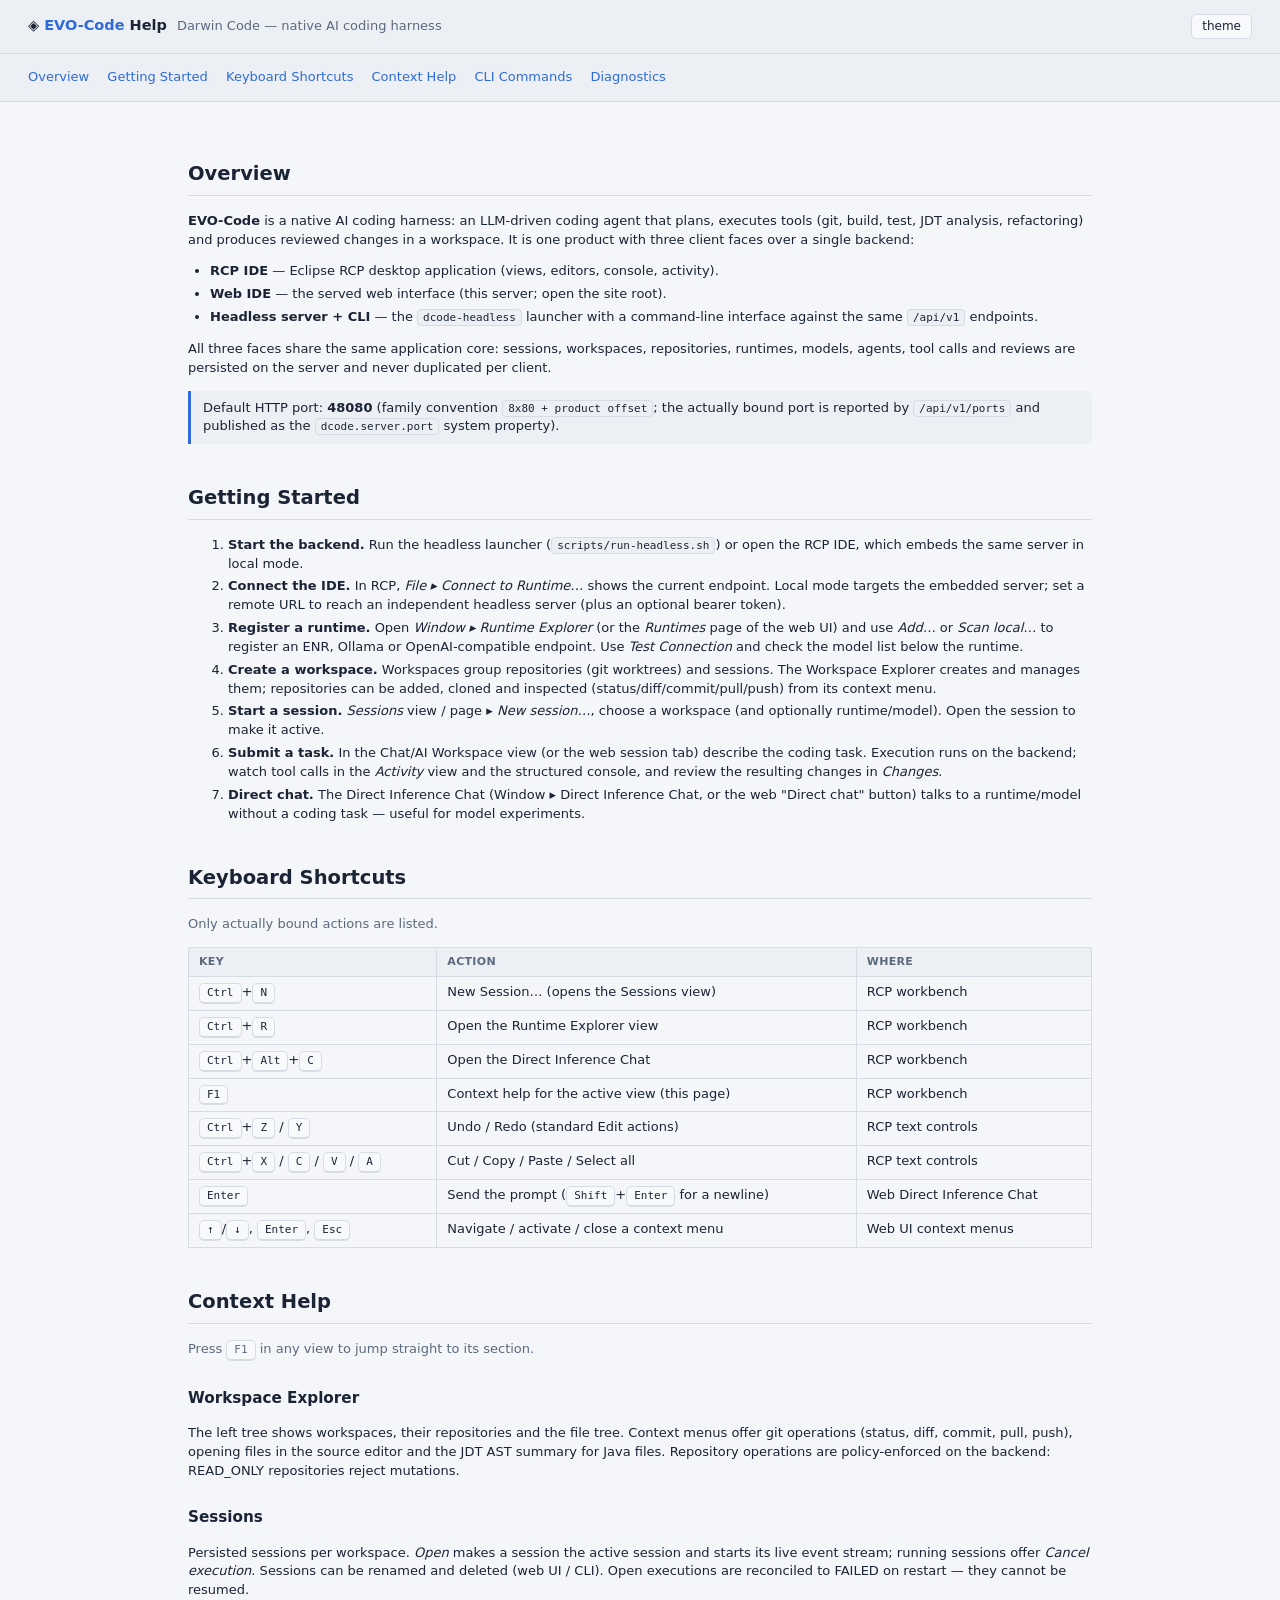
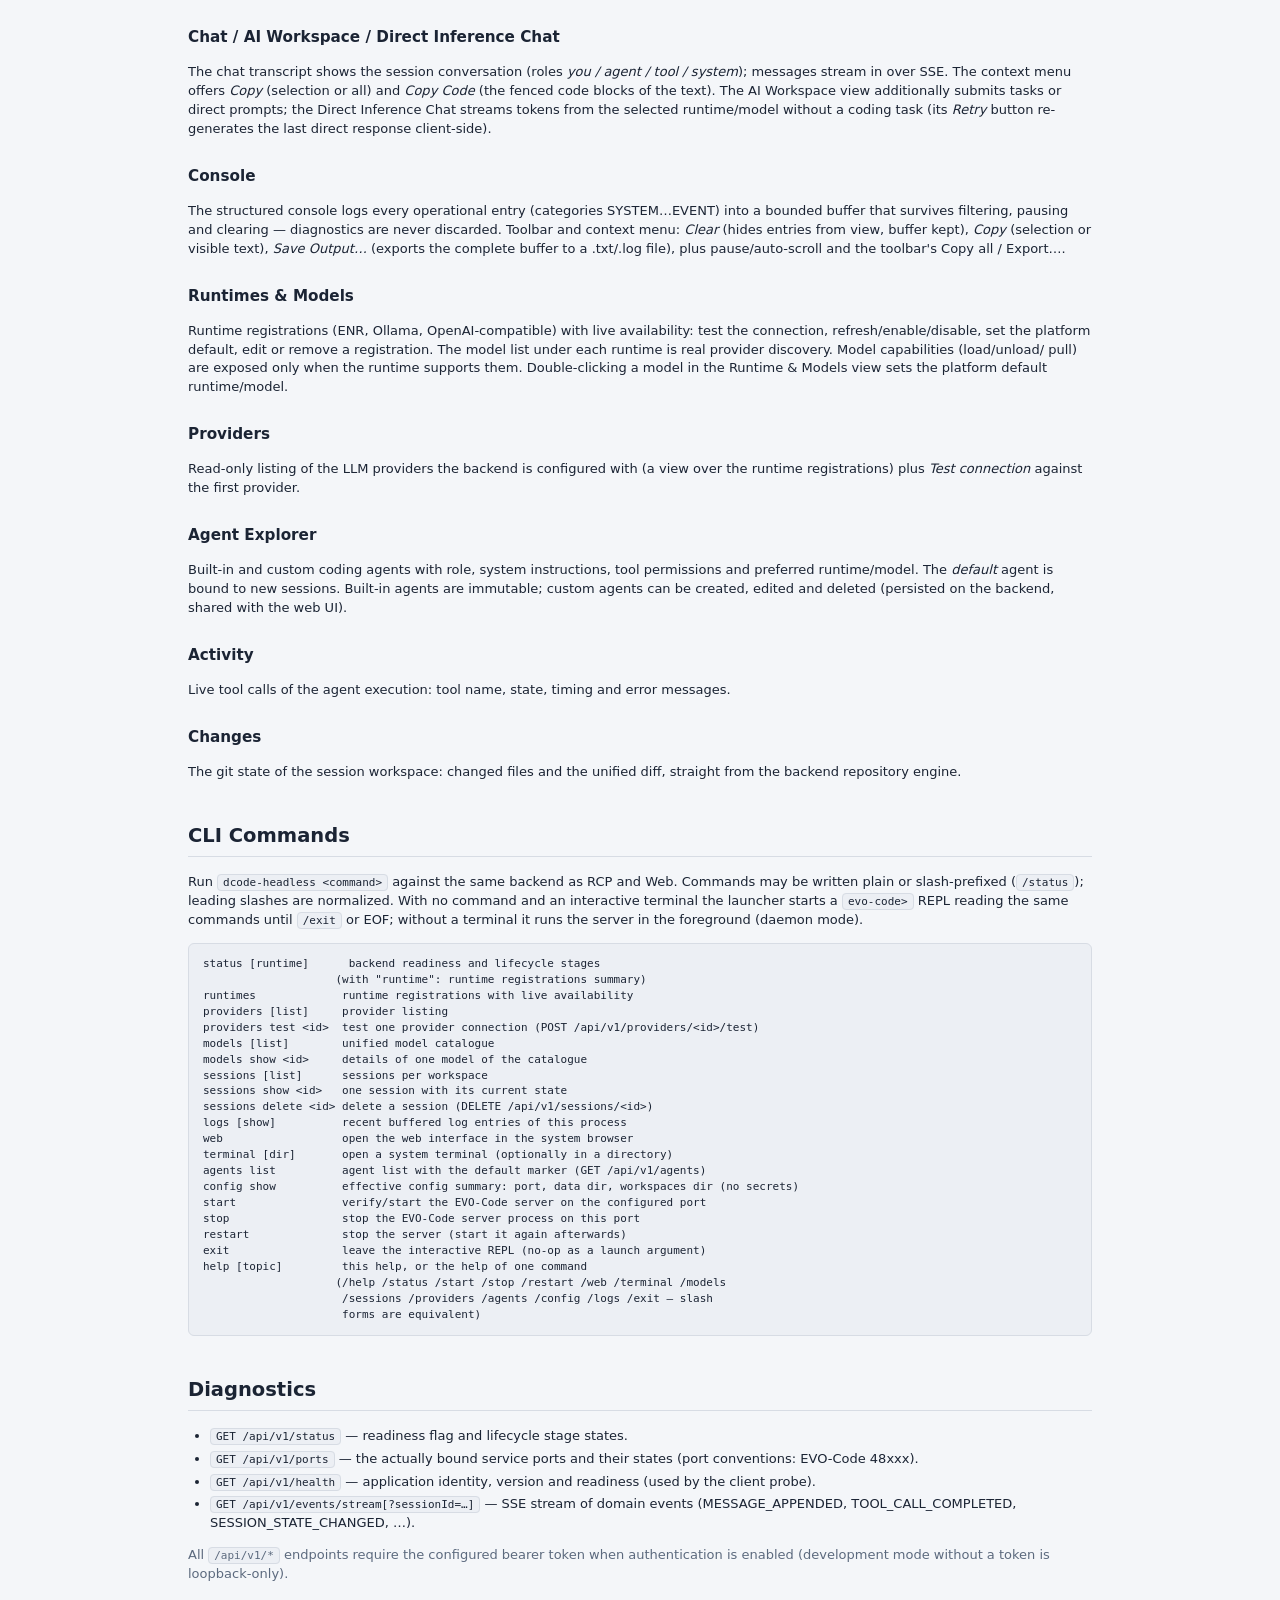
<file: plugins/eu.kalafatic.dcode.server/web/help.html>
<!DOCTYPE html>
<html lang="en" data-theme="light">
<head>
<meta charset="UTF-8">
<meta name="viewport" content="width=device-width, initial-scale=1.0">
<title>EVO-Code Help</title>
<style>
  /* UPM design standard tokens (UniversalProjectManager/web/app.css). */
  :root {
    --bg: #12161f; --bg-2: #181d29; --bg-3: #232b3c; --border: #2e394c;
    --fg: #e7ebf3; --muted: #93a0b4; --accent: #5b8feb; --green: #46c58a;
    --yellow: #e2ad4e; --red: #ef7a6f; --mono: "JetBrains Mono", "DejaVu Sans Mono", "Liberation Mono", monospace;
    --heading: #e7ebf3;
  }
  [data-theme="light"] {
    --bg: #f4f6f9; --bg-2: #eceff4; --bg-3: #f7f9fb; --border: #d7dce4;
    --fg: #1b2434; --muted: #5c6a7e; --accent: #2f6bd8; --green: #1f8a4c;
    --yellow: #a86a00; --red: #c23b2e; --heading: #1b2434;
  }
  * { box-sizing: border-box; }
  body {
    margin: 0; background: var(--bg); color: var(--fg);
    font: 13px/1.45 "Inter", "Segoe UI", "DejaVu Sans", system-ui, sans-serif;
  }
  header {
    position: sticky; top: 0; z-index: 5; background: var(--bg-2);
    border-bottom: 1px solid var(--border); padding: 14px 28px;
    display: flex; align-items: baseline; gap: 10px;
  }
  header .brand { font-size: 14.5px; font-weight: 600; color: var(--heading); }
  header .brand span { color: var(--accent); }
  header .sub { color: var(--muted); }
  nav.toc {
    padding: 14px 28px; border-bottom: 1px solid var(--border); background: var(--bg-2);
  }
  nav.toc a { color: var(--accent); text-decoration: none; margin-right: 14px; white-space: nowrap; }
  nav.toc a:hover { text-decoration: underline; }
  main { max-width: 960px; margin: 0 auto; padding: 18px 28px 80px; }
  section { margin-top: 40px; scroll-margin-top: 90px; }
  h2 { color: var(--heading); border-bottom: 1px solid var(--border); padding-bottom: 6px; }
  h3 { color: var(--heading); margin-top: 26px; }
  a { color: var(--accent); }
  code, pre { font-family: var(--mono); font-size: 11px; background: var(--bg-2); border: 1px solid var(--border); }
  code { padding: 1px 5px; border-radius: 4px; }
  pre { padding: 12px 14px; border-radius: 6px; overflow-x: auto; }
  pre code { border: none; padding: 0; }
  table { border-collapse: collapse; width: 100%; margin: 12px 0; }
  th, td { border: 1px solid var(--border); padding: 6px 10px; text-align: left; vertical-align: top; }
  th { background: var(--bg-2); color: var(--muted); font-size: 11px; text-transform: uppercase; letter-spacing: .3px; }
  kbd {
    display: inline-block; padding: 1px 7px; border-radius: 5px; border: 1px solid var(--border);
    border-bottom-width: 2px; background: var(--bg-3); font-family: var(--mono); font-size: 11px;
  }
  .note { border-left: 3px solid var(--accent); background: var(--bg-2); padding: 8px 12px; border-radius: 0 6px 6px 0; margin: 10px 0; }
  .warn { border-left-color: var(--yellow); }
  .muted { color: var(--muted); }
  ul { padding-left: 22px; }
  li { margin: 4px 0; }
  button {
    font: inherit; font-size: 12px; color: var(--fg); background: var(--bg-3);
    border: 1px solid var(--border); border-radius: 5px; padding: 3px 10px;
    cursor: pointer; margin-left: auto;
  }
  button:hover { border-color: var(--accent); }
</style>
</head>
<body>

<header>
  <div class="brand">◈ <span>EVO-Code</span> Help</div>
  <div class="sub">Darwin Code — native AI coding harness</div>
  <button id="theme-btn" title="Toggle light/dark theme">theme</button>
</header>

<nav class="toc">
  <a href="#top">Overview</a>
  <a href="#getting-started">Getting Started</a>
  <a href="#shortcuts">Keyboard Shortcuts</a>
  <a href="#context">Context Help</a>
  <a href="#cli">CLI Commands</a>
  <a href="#diagnostics">Diagnostics</a>
</nav>

<main>

<section id="top">
  <h2>Overview</h2>
  <p><strong>EVO-Code</strong> is a native AI coding harness: an LLM-driven coding agent that plans,
  executes tools (git, build, test, JDT analysis, refactoring) and produces reviewed changes in a
  workspace. It is one product with three client faces over a single backend:</p>
  <ul>
    <li><strong>RCP IDE</strong> — Eclipse RCP desktop application (views, editors, console, activity).</li>
    <li><strong>Web IDE</strong> — the served web interface (this server; open the site root).</li>
    <li><strong>Headless server + CLI</strong> — the <code>dcode-headless</code> launcher with a command-line
        interface against the same <code>/api/v1</code> endpoints.</li>
  </ul>
  <p>All three faces share the same application core: sessions, workspaces, repositories,
  runtimes, models, agents, tool calls and reviews are persisted on the server and never
  duplicated per client.</p>
  <div class="note">Default HTTP port: <strong>48080</strong> (family convention <code>8x80 + product
  offset</code>; the actually bound port is reported by <code>/api/v1/ports</code> and published as the
  <code>dcode.server.port</code> system property).</div>
</section>

<section id="getting-started">
  <h2>Getting Started</h2>
  <ol>
    <li><strong>Start the backend.</strong> Run the headless launcher
        (<code>scripts/run-headless.sh</code>) or open the RCP IDE, which embeds the same server in
        local mode.</li>
    <li><strong>Connect the IDE.</strong> In RCP, <em>File ▸ Connect to Runtime…</em> shows the current
        endpoint. Local mode targets the embedded server; set a remote URL to reach an independent
        headless server (plus an optional bearer token).</li>
    <li><strong>Register a runtime.</strong> Open <em>Window ▸ Runtime Explorer</em> (or the
        <em>Runtimes</em> page of the web UI) and use <em>Add…</em> or <em>Scan local…</em> to register an
        ENR, Ollama or OpenAI-compatible endpoint. Use <em>Test Connection</em> and check the model list
        below the runtime.</li>
    <li><strong>Create a workspace.</strong> Workspaces group repositories (git worktrees) and
        sessions. The Workspace Explorer creates and manages them; repositories can be added,
        cloned and inspected (status/diff/commit/pull/push) from its context menu.</li>
    <li><strong>Start a session.</strong> <em>Sessions</em> view / page ▸ <em>New session…</em>, choose a
        workspace (and optionally runtime/model). Open the session to make it active.</li>
    <li><strong>Submit a task.</strong> In the Chat/AI Workspace view (or the web session tab) describe
        the coding task. Execution runs on the backend; watch tool calls in the <em>Activity</em> view
        and the structured console, and review the resulting changes in <em>Changes</em>.</li>
    <li><strong>Direct chat.</strong> The Direct Inference Chat (Window ▸ Direct Inference Chat, or the
        web "Direct chat" button) talks to a runtime/model without a coding task — useful for model
        experiments.</li>
  </ol>
</section>

<section id="shortcuts">
  <h2>Keyboard Shortcuts</h2>
  <p class="muted">Only actually bound actions are listed.</p>
  <table>
    <tr><th>Key</th><th>Action</th><th>Where</th></tr>
    <tr><td><kbd>Ctrl</kbd>+<kbd>N</kbd></td><td>New Session… (opens the Sessions view)</td><td>RCP workbench</td></tr>
    <tr><td><kbd>Ctrl</kbd>+<kbd>R</kbd></td><td>Open the Runtime Explorer view</td><td>RCP workbench</td></tr>
    <tr><td><kbd>Ctrl</kbd>+<kbd>Alt</kbd>+<kbd>C</kbd></td><td>Open the Direct Inference Chat</td><td>RCP workbench</td></tr>
    <tr><td><kbd>F1</kbd></td><td>Context help for the active view (this page)</td><td>RCP workbench</td></tr>
    <tr><td><kbd>Ctrl</kbd>+<kbd>Z</kbd> / <kbd>Y</kbd></td><td>Undo / Redo (standard Edit actions)</td><td>RCP text controls</td></tr>
    <tr><td><kbd>Ctrl</kbd>+<kbd>X</kbd> / <kbd>C</kbd> / <kbd>V</kbd> / <kbd>A</kbd></td><td>Cut / Copy / Paste / Select all</td><td>RCP text controls</td></tr>
    <tr><td><kbd>Enter</kbd></td><td>Send the prompt (<kbd>Shift</kbd>+<kbd>Enter</kbd> for a newline)</td><td>Web Direct Inference Chat</td></tr>
    <tr><td><kbd>↑</kbd>/<kbd>↓</kbd>, <kbd>Enter</kbd>, <kbd>Esc</kbd></td><td>Navigate / activate / close a context menu</td><td>Web UI context menus</td></tr>
  </table>
</section>

<section id="context">
  <h2>Context Help</h2>
  <p class="muted">Press <kbd>F1</kbd> in any view to jump straight to its section.</p>

  <h3 id="context-workspace">Workspace Explorer</h3>
  <p>The left tree shows workspaces, their repositories and the file tree. Context menus offer
  git operations (status, diff, commit, pull, push), opening files in the source editor and the
  JDT AST summary for Java files. Repository operations are policy-enforced on the backend:
  READ_ONLY repositories reject mutations.</p>

  <h3 id="context-sessions">Sessions</h3>
  <p>Persisted sessions per workspace. <em>Open</em> makes a session the active session and starts
  its live event stream; running sessions offer <em>Cancel execution</em>. Sessions can be renamed
  and deleted (web UI / CLI). Open executions are reconciled to FAILED on restart — they cannot
  be resumed.</p>

  <h3 id="context-chat">Chat / AI Workspace / Direct Inference Chat</h3>
  <p>The chat transcript shows the session conversation (roles <em>you / agent / tool / system</em>);
  messages stream in over SSE. The context menu offers <em>Copy</em> (selection or all) and
  <em>Copy Code</em> (the fenced code blocks of the text). The AI Workspace view additionally
  submits tasks or direct prompts; the Direct Inference Chat streams tokens from the selected
  runtime/model without a coding task (its <em>Retry</em> button re-generates the last direct
  response client-side).</p>

  <h3 id="context-console">Console</h3>
  <p>The structured console logs every operational entry (categories SYSTEM…EVENT) into a bounded
  buffer that survives filtering, pausing and clearing — diagnostics are never discarded.
  Toolbar and context menu: <em>Clear</em> (hides entries from view, buffer kept), <em>Copy</em>
  (selection or visible text), <em>Save Output…</em> (exports the complete buffer to a .txt/.log
  file), plus pause/auto-scroll and the toolbar's Copy all / Export….</p>

  <h3 id="context-runtimes-models">Runtimes &amp; Models</h3>
  <p>Runtime registrations (ENR, Ollama, OpenAI-compatible) with live availability: test the
  connection, refresh/enable/disable, set the platform default, edit or remove a registration.
  The model list under each runtime is real provider discovery. Model capabilities (load/unload/
  pull) are exposed only when the runtime supports them. Double-clicking a model in the
  Runtime &amp; Models view sets the platform default runtime/model.</p>

  <h3 id="context-providers">Providers</h3>
  <p>Read-only listing of the LLM providers the backend is configured with (a view over the
  runtime registrations) plus <em>Test connection</em> against the first provider.</p>

  <h3 id="context-agents">Agent Explorer</h3>
  <p>Built-in and custom coding agents with role, system instructions, tool permissions and
  preferred runtime/model. The <em>default</em> agent is bound to new sessions. Built-in agents
  are immutable; custom agents can be created, edited and deleted (persisted on the backend,
  shared with the web UI).</p>

  <h3 id="context-activity">Activity</h3>
  <p>Live tool calls of the agent execution: tool name, state, timing and error messages.</p>

  <h3 id="context-changes">Changes</h3>
  <p>The git state of the session workspace: changed files and the unified diff, straight from
  the backend repository engine.</p>
</section>

<section id="cli">
  <h2>CLI Commands</h2>
  <p>Run <code>dcode-headless &lt;command&gt;</code> against the same backend as RCP and Web.
  Commands may be written plain or slash-prefixed (<code>/status</code>); leading slashes are
  normalized. With no command and an interactive terminal the launcher starts a
  <code>evo-code&gt;</code> REPL reading the same commands until <code>/exit</code> or EOF; without a
  terminal it runs the server in the foreground (daemon mode).</p>
  <pre><code>status [runtime]      backend readiness and lifecycle stages
                    (with "runtime": runtime registrations summary)
runtimes             runtime registrations with live availability
providers [list]     provider listing
providers test &lt;id&gt;  test one provider connection (POST /api/v1/providers/&lt;id&gt;/test)
models [list]        unified model catalogue
models show &lt;id&gt;     details of one model of the catalogue
sessions [list]      sessions per workspace
sessions show &lt;id&gt;   one session with its current state
sessions delete &lt;id&gt; delete a session (DELETE /api/v1/sessions/&lt;id&gt;)
logs [show]          recent buffered log entries of this process
web                  open the web interface in the system browser
terminal [dir]       open a system terminal (optionally in a directory)
agents list          agent list with the default marker (GET /api/v1/agents)
config show          effective config summary: port, data dir, workspaces dir (no secrets)
start                verify/start the EVO-Code server on the configured port
stop                 stop the EVO-Code server process on this port
restart              stop the server (start it again afterwards)
exit                 leave the interactive REPL (no-op as a launch argument)
help [topic]         this help, or the help of one command
                    (/help /status /start /stop /restart /web /terminal /models
                     /sessions /providers /agents /config /logs /exit — slash
                     forms are equivalent)</code></pre>
</section>

<section id="diagnostics">
  <h2>Diagnostics</h2>
  <ul>
    <li><code>GET /api/v1/status</code> — readiness flag and lifecycle stage states.</li>
    <li><code>GET /api/v1/ports</code> — the actually bound service ports and their states
        (port conventions: EVO-Code 48xxx).</li>
    <li><code>GET /api/v1/health</code> — application identity, version and readiness (used by the
        client probe).</li>
    <li><code>GET /api/v1/events/stream[?sessionId=…]</code> — SSE stream of domain events
        (MESSAGE_APPENDED, TOOL_CALL_COMPLETED, SESSION_STATE_CHANGED, …).</li>
  </ul>
  <p class="muted">All <code>/api/v1/*</code> endpoints require the configured bearer token when
  authentication is enabled (development mode without a token is loopback-only).</p>
</section>

</main>
<script>
"use strict";
(function () {
  var KEY = "dcode.theme";
  function apply() {
    var theme = "light";
    try { theme = localStorage.getItem(KEY) || "light"; } catch (e) { /* ignore */ }
    document.documentElement.dataset.theme = theme;
  }
  apply();
  var button = document.getElementById("theme-btn");
  button.addEventListener("click", function () {
    var next = document.documentElement.dataset.theme === "dark" ? "light" : "dark";
    document.documentElement.dataset.theme = next;
    try { localStorage.setItem(KEY, next); } catch (e) { /* ignore */ }
  });
})();
</script>
</body>
</html>
</file>
